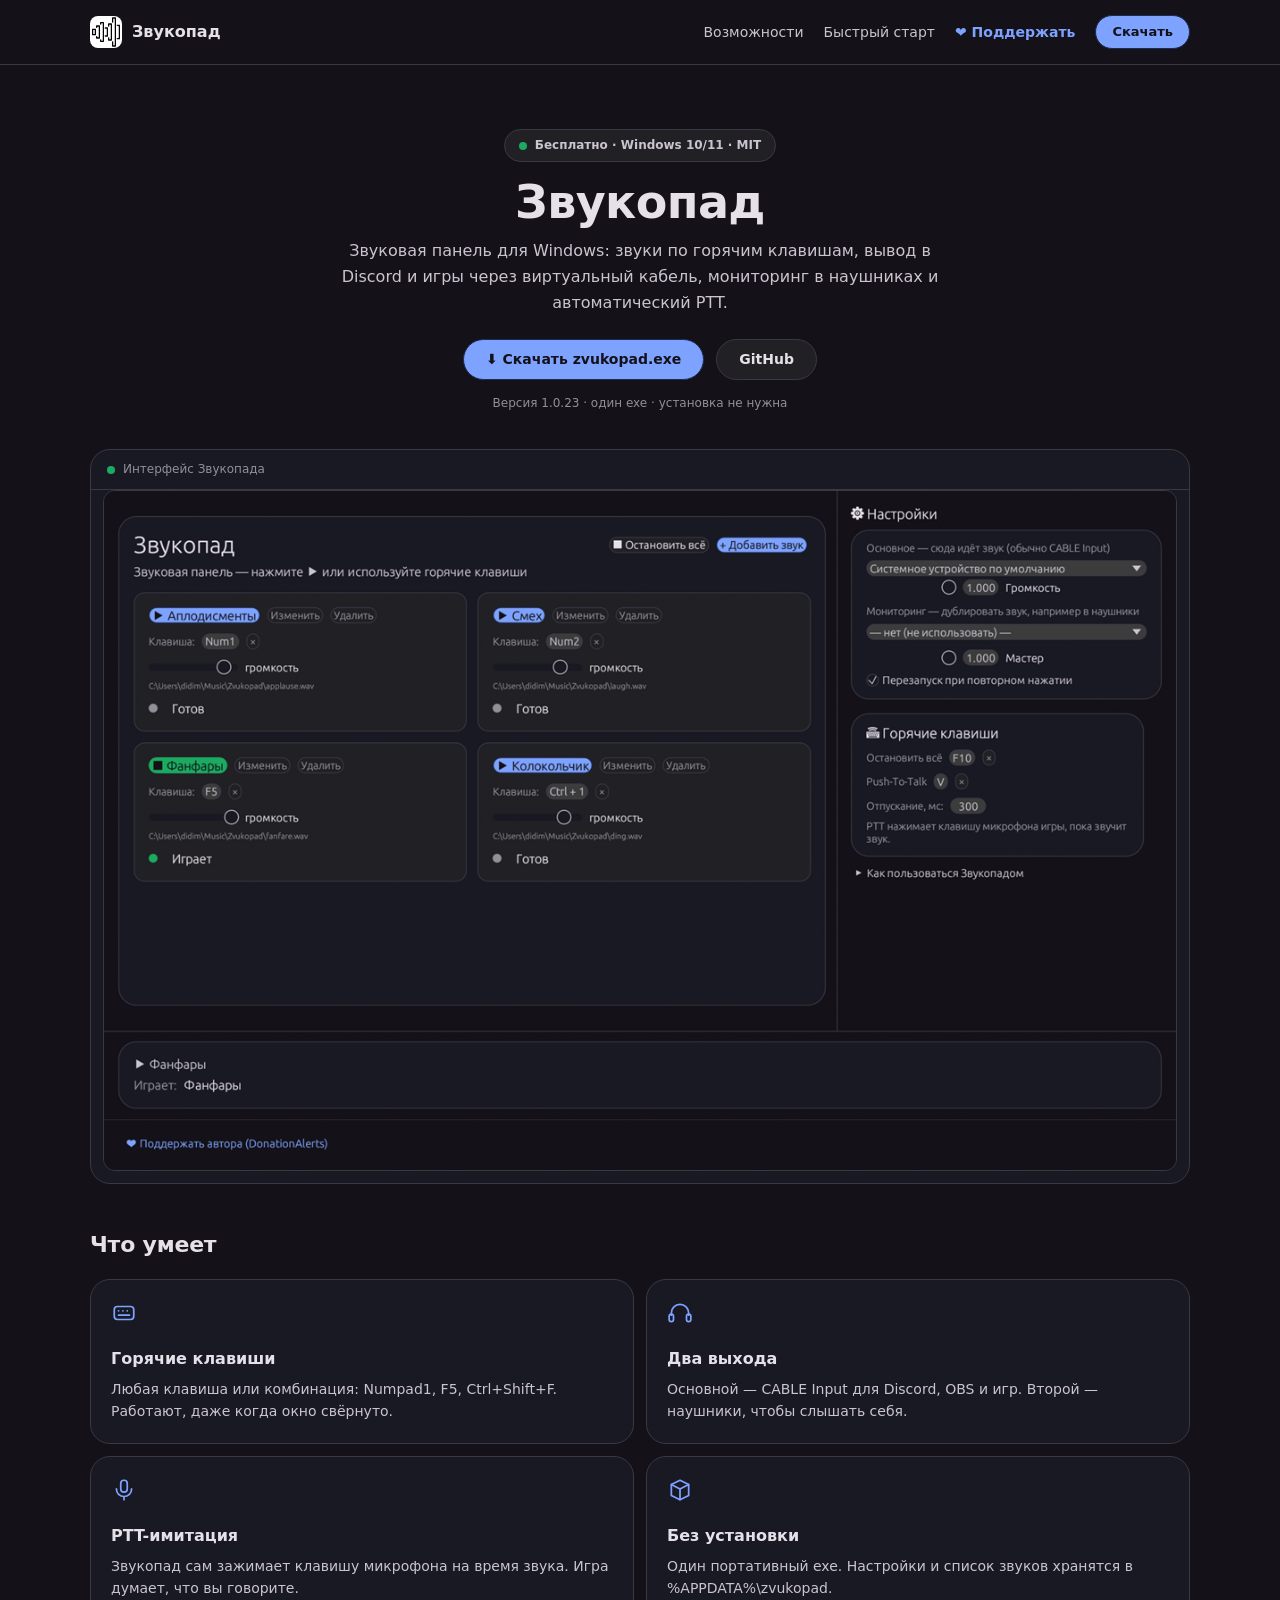
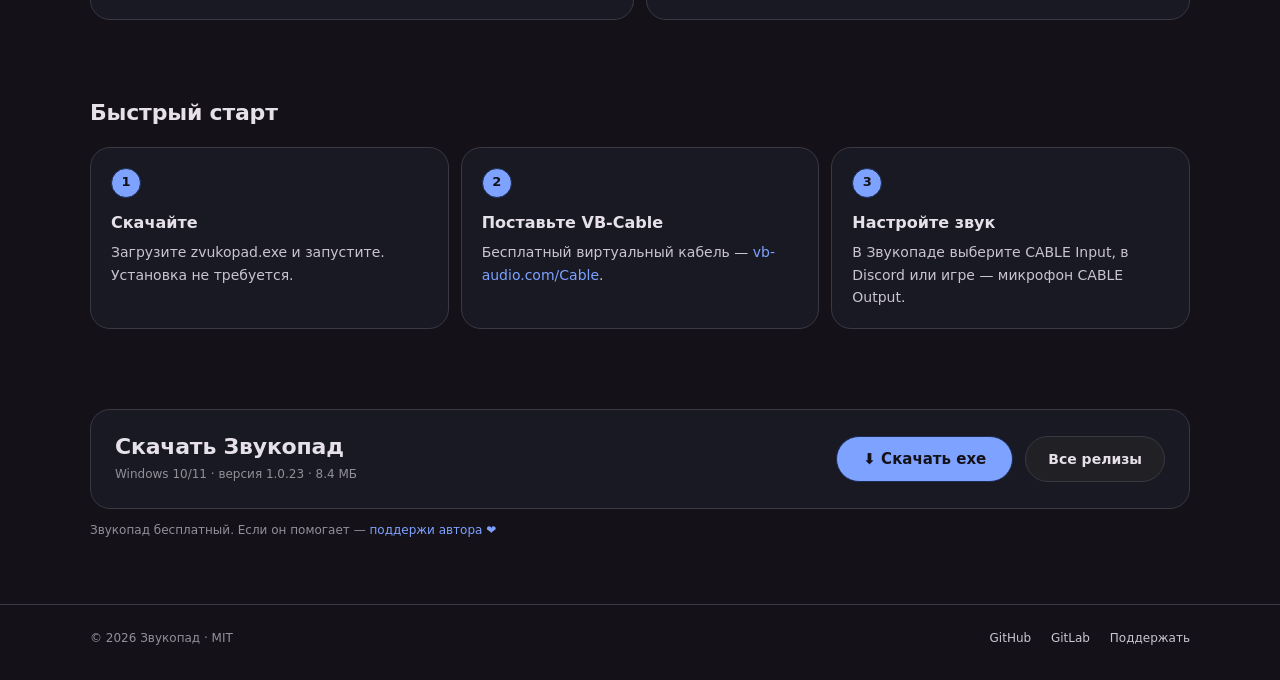
<file: index.html>
﻿<!DOCTYPE html>
<html lang="ru">
<head>
  <meta charset="UTF-8">
  <meta name="viewport" content="width=device-width, initial-scale=1">
  <title>Звукопад — бесплатная звуковая панель для Windows</title>
  <meta name="description" content="Звукопад — бесплатная звуковая панель для Windows: горячие клавиши, вывод в Discord и игры через VB-Cable, мониторинг в наушниках и PTT. Один exe, без установки.">
  <meta name="robots" content="index, follow">
  <meta name="theme-color" content="#141218">
  <link rel="canonical" href="https://didimoonyt.github.io/zvukopad/">
  <link rel="icon" href="assets/icon.ico">
  <link rel="apple-touch-icon" href="assets/icon.ico">

  <meta property="og:type" content="website">
  <meta property="og:site_name" content="Звукопад">
  <meta property="og:locale" content="ru_RU">
  <meta property="og:title" content="Звукопад — звуковая панель для Windows">
  <meta property="og:description" content="Звуки по горячим клавишам, вывод в Discord и игры, мониторинг и PTT. Бесплатно, один exe, без установки.">
  <meta property="og:url" content="https://didimoonyt.github.io/zvukopad/">
  <meta property="og:image" content="https://didimoonyt.github.io/zvukopad/assets/screenshot-v1.0.23.png">
  <meta property="og:image:alt" content="Интерфейс Звукопада">

  <meta name="twitter:card" content="summary_large_image">
  <meta name="twitter:title" content="Звукопад — звуковая панель для Windows">
  <meta name="twitter:description" content="Звуки по горячим клавишам, вывод в Discord и игры, мониторинг и PTT. Бесплатно, без установки.">
  <meta name="twitter:image" content="https://didimoonyt.github.io/zvukopad/assets/screenshot-v1.0.23.png">

  <link rel="stylesheet" href="styles.css">

  <script type="application/ld+json">
  {
    "@context": "https://schema.org",
    "@type": "SoftwareApplication",
    "name": "Звукопад",
    "alternateName": "Zvukopad",
    "applicationCategory": "MultimediaApplication",
    "operatingSystem": "Windows 10, Windows 11",
    "description": "Бесплатная звуковая панель для Windows с горячими клавишами, выводом звука на два устройства, мониторингом и PTT-имитацией микрофона.",
    "url": "https://didimoonyt.github.io/zvukopad/",
    "downloadUrl": "https://github.com/DidimoonYT/zvukopad/releases/latest/download/zvukopad.exe",
    "screenshot": "https://didimoonyt.github.io/zvukopad/assets/screenshot-v1.0.23.png",
    "softwareVersion": "1.0.23",
    "license": "https://github.com/DidimoonYT/zvukopad/blob/master/LICENSE",
    "offers": { "@type": "Offer", "price": "0", "priceCurrency": "RUB" },
    "author": { "@type": "Person", "name": "DidimoonYT", "url": "https://github.com/DidimoonYT" },
    "sameAs": [
      "https://github.com/DidimoonYT/zvukopad",
      "https://gitlab.com/didimoonyt/zvukopad"
    ]
  }
  </script>
</head>
<body>
  <header class="site-header">
    <div class="container header-inner">
      <a class="brand" href="#top" aria-label="Звукопад — на главную">
        <img src="assets/icon.ico" alt="" width="32" height="32">
        <span>Звукопад</span>
      </a>
      <nav class="nav" aria-label="Основная навигация">
        <a href="#features">Возможности</a>
        <a href="#start">Быстрый старт</a>
        <a class="donate-link" href="https://www.donationalerts.com/r/didimoon" target="_blank" rel="noopener">❤ Поддержать</a>
        <a class="btn btn-primary btn-small" href="https://github.com/DidimoonYT/zvukopad/releases/latest/download/zvukopad.exe">Скачать</a>
      </nav>
    </div>
  </header>

  <main id="top">
    <section class="hero">
      <div class="container hero-copy">
        <p class="badge"><span class="dot" aria-hidden="true"></span> Бесплатно · Windows 10/11 · MIT</p>
        <h1>Звукопад</h1>
        <p class="lead">
          Звуковая панель для Windows: звуки по горячим клавишам, вывод в Discord и игры
          через виртуальный кабель, мониторинг в наушниках и автоматический PTT.
        </p>
        <div class="hero-actions">
          <a class="btn btn-primary" href="https://github.com/DidimoonYT/zvukopad/releases/latest/download/zvukopad.exe">⬇ Скачать zvukopad.exe</a>
          <a class="btn btn-ghost" href="https://github.com/DidimoonYT/zvukopad" target="_blank" rel="noopener">GitHub</a>
        </div>
        <p class="meta-line">Версия 1.0.23 · один exe · установка не нужна</p>
      </div>

      <div class="container">
        <figure class="app-shot">
          <div class="app-shot-bar">
            <span class="dot dot-green" aria-hidden="true"></span>
            <span>Интерфейс Звукопада</span>
          </div>
          <img src="assets/screenshot-v1.0.23.png" alt="Скриншот Звукопада: карточки звуков с горячими клавишами и панель настроек" width="1200" height="760" loading="eager">
        </figure>
      </div>
    </section>

    <section id="features" class="section">
      <div class="container">
        <h2>Что умеет</h2>
        <div class="cards">
          <article class="card">
            <svg class="icon" viewBox="0 0 24 24" aria-hidden="true"><rect x="3" y="6" width="18" height="12" rx="3"/><path d="M7 10h.01M11 10h.01M15 10h.01M7 14h10"/></svg>
            <h3>Горячие клавиши</h3>
            <p>Любая клавиша или комбинация: Numpad1, F5, Ctrl+Shift+F. Работают, даже когда окно свёрнуто.</p>
          </article>
          <article class="card">
            <svg class="icon" viewBox="0 0 24 24" aria-hidden="true"><path d="M4 14v-2a8 8 0 0 1 16 0v2"/><rect x="2" y="13" width="4" height="7" rx="2"/><rect x="18" y="13" width="4" height="7" rx="2"/></svg>
            <h3>Два выхода</h3>
            <p>Основной — CABLE Input для Discord, OBS и игр. Второй — наушники, чтобы слышать себя.</p>
          </article>
          <article class="card">
            <svg class="icon" viewBox="0 0 24 24" aria-hidden="true"><rect x="9" y="3" width="6" height="11" rx="3"/><path d="M5 11a7 7 0 0 0 14 0M12 18v3"/></svg>
            <h3>PTT-имитация</h3>
            <p>Звукопад сам зажимает клавишу микрофона на время звука. Игра думает, что вы говорите.</p>
          </article>
          <article class="card">
            <svg class="icon" viewBox="0 0 24 24" aria-hidden="true"><path d="M4 7l8-4 8 4v10l-8 4-8-4z"/><path d="M4 7l8 4 8-4M12 11v10"/></svg>
            <h3>Без установки</h3>
            <p>Один портативный exe. Настройки и список звуков хранятся в %APPDATA%\zvukopad.</p>
          </article>
        </div>
      </div>
    </section>

    <section id="start" class="section">
      <div class="container">
        <h2>Быстрый старт</h2>
        <div class="steps">
          <article class="step">
            <span>1</span>
            <h3>Скачайте</h3>
            <p>Загрузите zvukopad.exe и запустите. Установка не требуется.</p>
          </article>
          <article class="step">
            <span>2</span>
            <h3>Поставьте VB-Cable</h3>
            <p>Бесплатный виртуальный кабель — <a href="https://vb-audio.com/Cable/" target="_blank" rel="noopener">vb-audio.com/Cable</a>.</p>
          </article>
          <article class="step">
            <span>3</span>
            <h3>Настройте звук</h3>
            <p>В Звукопаде выберите CABLE Input, в Discord или игре — микрофон CABLE Output.</p>
          </article>
        </div>
      </div>
    </section>

    <section class="section">
      <div class="container">
        <div class="download-card">
          <div>
            <h2>Скачать Звукопад</h2>
            <p>Windows 10/11 · версия 1.0.23 · 8.4 МБ</p>
          </div>
          <div class="download-actions">
            <a class="btn btn-primary btn-large" href="https://github.com/DidimoonYT/zvukopad/releases/latest/download/zvukopad.exe">⬇ Скачать exe</a>
            <a class="btn btn-ghost" href="https://github.com/DidimoonYT/zvukopad/releases" target="_blank" rel="noopener">Все релизы</a>
          </div>
        </div>
        <p class="download-note">Звукопад бесплатный. Если он помогает — <a href="https://www.donationalerts.com/r/didimoon" target="_blank" rel="noopener">поддержи автора ❤</a></p>
      </div>
    </section>
  </main>

  <footer class="site-footer">
    <div class="container footer-inner">
      <p>© 2026 Звукопад · MIT</p>
      <p class="footer-links">
        <a href="https://github.com/DidimoonYT/zvukopad" target="_blank" rel="noopener">GitHub</a>
        <a href="https://gitlab.com/didimoonyt/zvukopad" target="_blank" rel="noopener">GitLab</a>
        <a href="https://www.donationalerts.com/r/didimoon" target="_blank" rel="noopener">Поддержать</a>
      </p>
    </div>
  </footer>
</body>
</html>
</file>
<file: styles.css>
:root {
  --bg: #141218;
  --card: #191923;
  --block: #212025;
  --text: #e6e0e9;
  --secondary: #cac4d0;
  --muted: #938f99;
  --border: #3a3842;
  --accent: #7da2ff;
  --accent-strong: #8fb0ff;
  --accent-border: #1b2b52;
  --accent-text: #141218;
  --success: #1baa60;
  --radius-card: 20px;
  --radius-field: 12px;
  --radius-pill: 999px;
  --pad-screen: 16px;
  --pad-card: 16px;
  --gap: 12px;
  --max: 1100px;
}

* { box-sizing: border-box; }

html {
  scroll-behavior: smooth;
  scroll-padding-top: 84px;
}

body {
  margin: 0;
  background: var(--bg);
  color: var(--text);
  font-family: "Segoe UI", system-ui, -apple-system, BlinkMacSystemFont, Arial, sans-serif;
  font-size: 14px;
  line-height: 1.6;
  -webkit-font-smoothing: antialiased;
}

img { max-width: 100%; display: block; }
a { color: var(--accent); text-decoration: none; }
a:hover { color: var(--accent-strong); }

code {
  background: var(--block);
  border: 1px solid var(--border);
  border-radius: 6px;
  padding: 1px 6px;
  font-size: 0.92em;
}

.container {
  width: min(var(--max), calc(100% - 32px));
  margin: 0 auto;
}

/* Header */
.site-header {
  background: var(--bg);
  border-bottom: 1px solid var(--border);
}
.header-inner {
  display: flex;
  align-items: center;
  justify-content: space-between;
  gap: 16px;
  min-height: 64px;
}
.brand {
  display: inline-flex;
  align-items: center;
  gap: 10px;
  color: var(--text);
  font-weight: 700;
  font-size: 16px;
}
.brand img { border-radius: 8px; }
.nav {
  display: flex;
  align-items: center;
  gap: 20px;
  font-size: 14px;
}
.nav a { color: var(--secondary); }
.nav a:hover { color: var(--text); }
.nav .donate-link { color: var(--accent); font-weight: 600; }
.nav .donate-link:hover { color: var(--accent-strong); }
.nav .btn { color: var(--accent-text); }
.nav .btn:hover { color: var(--accent-text); }

/* Buttons */
.btn {
  display: inline-flex;
  align-items: center;
  justify-content: center;
  gap: 8px;
  border-radius: var(--radius-pill);
  padding: 11px 22px;
  font-weight: 600;
  font-size: 14px;
  line-height: 1.2;
  border: 1px solid transparent;
  white-space: nowrap;
}
.btn-primary {
  background: var(--accent);
  border-color: var(--accent-border);
  color: var(--accent-text);
}
.btn-primary:hover { background: var(--accent-strong); color: var(--accent-text); }
.btn-ghost {
  background: var(--block);
  border-color: var(--border);
  color: var(--text);
}
.btn-ghost:hover { border-color: var(--accent); color: var(--text); }
.btn-small { padding: 8px 16px; font-size: 13px; }
.btn-large { padding: 13px 26px; font-size: 15px; }

/* Hero */
.hero { padding: 64px 0 8px; }
.hero-copy {
  max-width: 760px;
  text-align: center;
}
.badge {
  display: inline-flex;
  align-items: center;
  gap: 8px;
  margin: 0 0 16px;
  padding: 6px 14px;
  border-radius: var(--radius-pill);
  background: var(--block);
  border: 1px solid var(--border);
  color: var(--secondary);
  font-size: 12px;
  font-weight: 600;
}
.dot {
  width: 8px;
  height: 8px;
  border-radius: 50%;
  background: var(--success);
  flex: none;
}
.dot-green { background: var(--success); }

h1 {
  margin: 0 0 12px;
  font-size: clamp(34px, 5vw, 46px);
  line-height: 1.05;
  letter-spacing: -0.6px;
  font-weight: 700;
}
.lead {
  margin: 0 auto 24px;
  max-width: 620px;
  color: var(--secondary);
  font-size: 16px;
}
.hero-actions {
  display: flex;
  flex-wrap: wrap;
  justify-content: center;
  gap: var(--gap);
  margin-bottom: 14px;
}
.meta-line {
  margin: 0 0 36px;
  color: var(--muted);
  font-size: 12px;
}

/* App screenshot */
.app-shot {
  margin: 0;
  background: var(--card);
  border: 1px solid var(--border);
  border-radius: var(--radius-card);
  overflow: hidden;
}
.app-shot-bar {
  display: flex;
  align-items: center;
  gap: 8px;
  padding: 10px var(--pad-card);
  border-bottom: 1px solid var(--border);
  color: var(--muted);
  font-size: 12px;
}
.app-shot img {
  display: block;
  width: calc(100% - 24px);
  height: auto;
  margin: 0 auto 12px;
  border: 1px solid var(--border);
  border-radius: var(--radius-field);
}

/* Sections */
.section { padding: 40px 0; }
h2 {
  margin: 0 0 20px;
  font-size: 22px;
  line-height: 1.2;
  font-weight: 700;
  letter-spacing: -0.2px;
}

/* Cards */
.cards {
  display: grid;
  grid-template-columns: repeat(2, 1fr);
  gap: var(--gap);
}
.card {
  background: var(--card);
  border: 1px solid var(--border);
  border-radius: var(--radius-card);
  padding: 20px;
}
.card .icon {
  width: 26px;
  height: 26px;
  margin-bottom: 14px;
  fill: none;
  stroke: var(--accent);
  stroke-width: 1.6;
  stroke-linecap: round;
  stroke-linejoin: round;
}
.card h3 {
  margin: 0 0 6px;
  font-size: 16px;
  font-weight: 700;
}
.card p {
  margin: 0;
  color: var(--secondary);
  font-size: 14px;
}

/* Steps */
.steps {
  display: grid;
  grid-template-columns: repeat(3, 1fr);
  gap: var(--gap);
}
.step {
  background: var(--card);
  border: 1px solid var(--border);
  border-radius: var(--radius-card);
  padding: 20px;
}
.step span {
  display: inline-grid;
  place-items: center;
  width: 30px;
  height: 30px;
  margin-bottom: 12px;
  border-radius: 50%;
  background: var(--accent);
  border: 1px solid var(--accent-border);
  color: var(--accent-text);
  font-size: 13px;
  font-weight: 700;
}
.step h3 {
  margin: 0 0 6px;
  font-size: 16px;
  font-weight: 700;
}
.step p {
  margin: 0;
  color: var(--secondary);
  font-size: 14px;
}

/* Download */
.download-card {
  display: flex;
  align-items: center;
  justify-content: space-between;
  gap: 24px;
  padding: 24px;
  background: var(--card);
  border: 1px solid var(--border);
  border-radius: var(--radius-card);
}
.download-card h2 { margin: 0 0 4px; }
.download-card p { margin: 0; color: var(--muted); font-size: 12px; }
.download-note { margin: 12px 0 0; color: var(--muted); font-size: 12px; }
.download-note a { color: var(--accent); }
.download-note a:hover { color: var(--accent-strong); }
.download-actions {
  display: flex;
  flex-wrap: wrap;
  gap: var(--gap);
}

/* Footer */
.site-footer {
  margin-top: 24px;
  padding: 24px 0 32px;
  border-top: 1px solid var(--border);
  color: var(--muted);
  font-size: 12px;
}
.footer-inner {
  display: flex;
  align-items: center;
  justify-content: space-between;
  gap: 16px;
  flex-wrap: wrap;
}
.footer-inner p { margin: 0; }
.footer-links a { margin-left: 16px; color: var(--secondary); }
.footer-links a:hover { color: var(--text); }

a:focus-visible,
.btn:focus-visible {
  outline: 2px solid var(--accent);
  outline-offset: 3px;
}

/* Responsive */
@media (max-width: 860px) {
  .cards { grid-template-columns: 1fr; }
  .steps { grid-template-columns: 1fr; }
  .download-card { flex-direction: column; align-items: flex-start; }
}
@media (max-width: 640px) {
  .nav a:not(.btn) { display: none; }
  .hero { padding-top: 40px; }
  .section { padding: 32px 0; }
  .btn-large { width: 100%; }
  .download-actions { width: 100%; }
}
@media (prefers-reduced-motion: reduce) {
  html { scroll-behavior: auto; }
}
</file>
